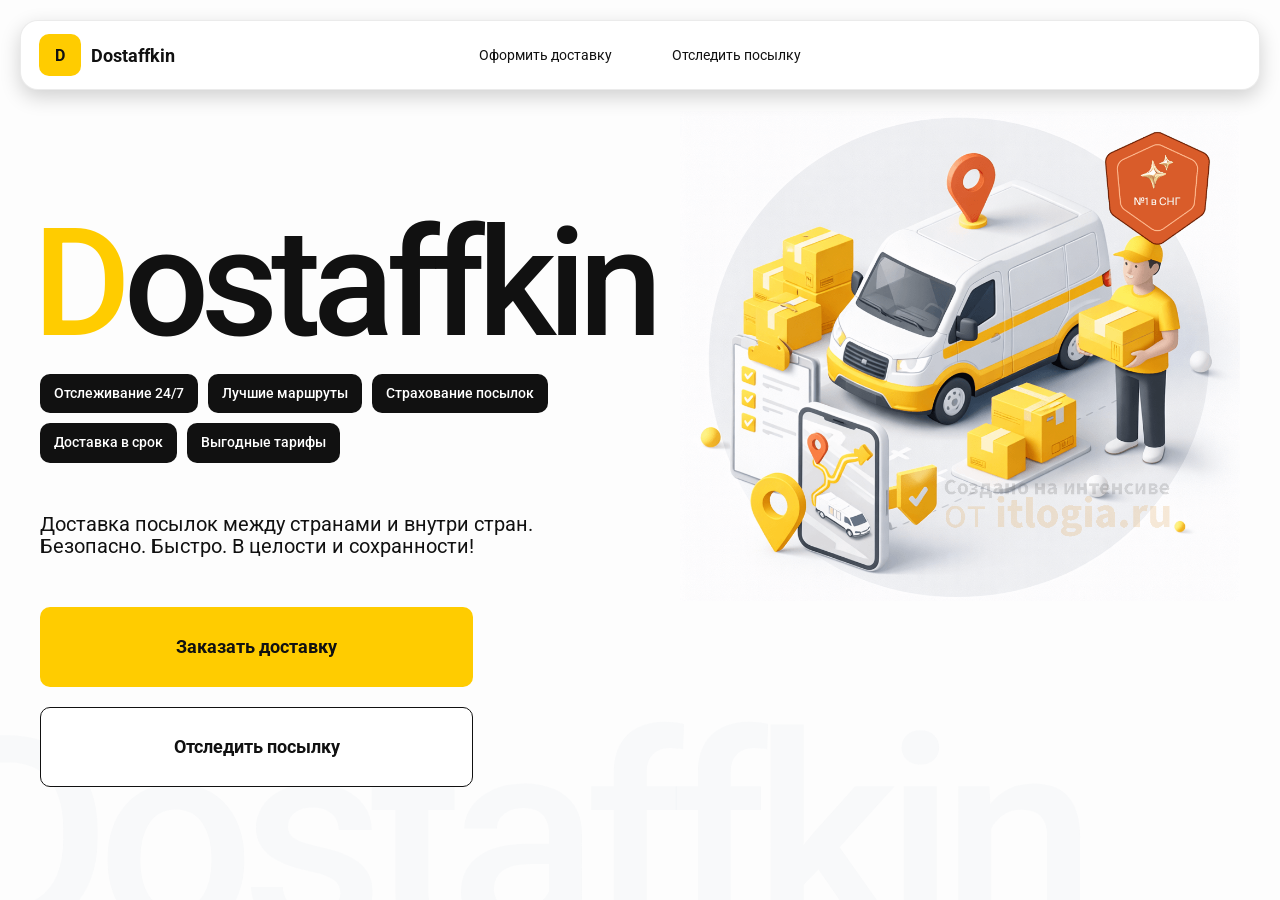
<file: index.html>
<!doctype html>
<html lang="ru">

<head>
    <meta charset="utf-8" />
    <meta name="viewport" content="width=device-width,initial-scale=1,maximum-scale=1,user-scalable=0" />
    <title>Dostaffkin — Доставка посылок между странами и внутри стран. Безопасно. Быстро. В целости и сохранности!
    </title>

    <link href="styles/base.css" rel="stylesheet" />
    <link href="styles/base_adaptive.css" rel="stylesheet" />
    <link href="styles/index.css" rel="stylesheet" />
    <link href="styles/index_adaptive.css" rel="stylesheet" />
</head>

<body>

    <div class="container">
        <header class="header">
            <a class="header-brand" href="#">
                <div class="header-logo">D</div>
                <div class="header-title">Dostaffkin</div>
            </a>
            <nav class="header-menu">
                <a class="header-link" href="./order.html">Оформить <span>доставку</span></a>
                <a class="header-link" href="./track.html">Отследить <span>посылку</span></a>
            </nav>

        </header>
        <main class="main">
            <section class="main-info">
                <div class="main-title">
                    <span>D</span>ostaffkin
                </div>
                <div class="main-features">
                    <div class="main-feature">Отслеживание 24/7</div>
                    <div class="main-feature">Лучшие маршруты</div>
                    <div class="main-feature">Страхование посылок</div>
                    <div class="main-feature">Доставка в срок</div>
                    <div class="main-feature">Выгодные тарифы</div>
                </div>
                <div class="main-description">
                    Доставка посылок между странами и внутри стран.
                    Безопасно. Быстро. В целости и сохранности!
                </div>
                <div class="main-actions">
                    <a class="button" type="button" href="./order.html">Заказать доставку</a>
                    <a class="button button-white" type="button" href="./track.html">Отследить посылку</a>
                </div>
            </section>
            <div class="main-title-ghost">Dostaffkin</div>
            <section class="main-image">
                <img src="images/main-image.png" alt="Main image" />
            </section>
        </main>
    </div>
</body>

</html>
</file>
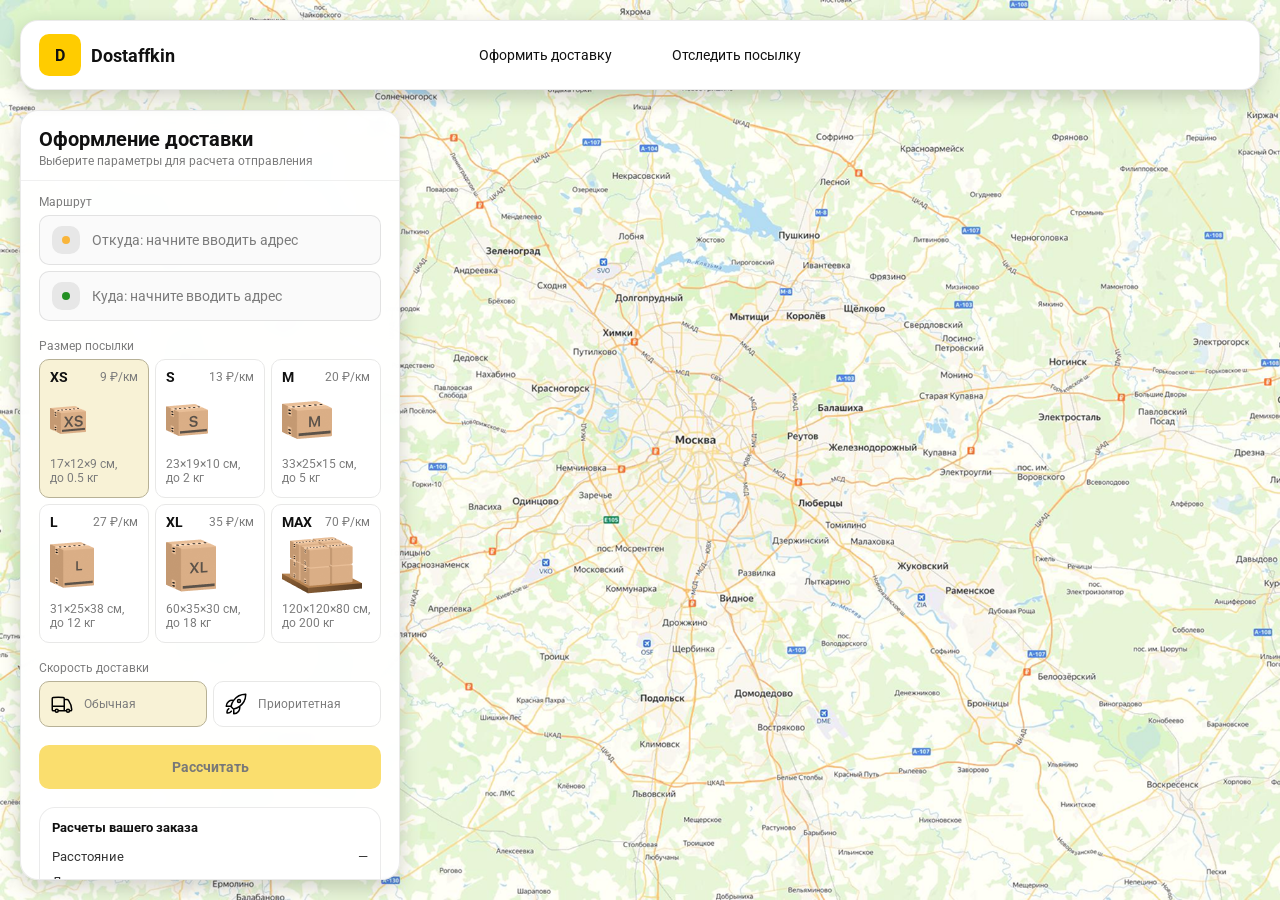
<file: order.html>
<!doctype html>
<html lang="ru">

<head>
    <meta charset="utf-8" />
    <meta name="viewport" content="width=device-width,initial-scale=1,maximum-scale=1,user-scalable=0" />
    <title>Оформление доставки</title>

    <link rel="stylesheet" href="styles/base.css" />
    <link rel="stylesheet" href="styles/base_adaptive.css" />

    <link rel="stylesheet" href="styles/order.css" />
    <link rel="stylesheet" href="styles/order_adaptive.css" />
</head>

<body>
    <div id="map"></div>

    <header class="header">
        <a class="header-brand" href="./index.html">
            <div class="header-logo">D</div>
            <div class="header-title">Dostaffkin</div>
        </a>
        <nav class="header-menu">
            <a class="header-link" href="#">Оформить <span>доставку</span></a>
            <a class="header-link" href="./track.html">Отследить <span>посылку</span></a>
        </nav>

    </header>

    <aside class="main" id="sidebar">
        <div class="main-header">
            <div class="main-title">Оформление доставки</div>
            <div class="main-text">Выберите параметры для расчета отправления</div>
        </div>
        <div class="main-content">
            <div class="main-route">
                <div class="main-block-title">Маршрут</div>
                <div class="main-fields">
                    <div class="main-field" id="fromField">
                        <div class="main-pin"></div>
                        <input id="from" placeholder="Откуда: начните вводить адрес" autocomplete="off" />
                        <div class="main-ac" id="fromAc" role="listbox" aria-label="Подсказки адресов"></div>
                    </div>

                    <div class="main-field" id="toField">
                        <div class="main-pin"></div>
                        <input id="to" placeholder="Куда: начните вводить адрес" autocomplete="off" />
                        <div class="main-ac" id="toAc" role="listbox" aria-label="Подсказки адресов"></div>
                    </div>
                </div>
            </div>
            <div class="main-package">
                <div class="main-block-title">Размер посылки</div>

                <div class="main-sizes">
                    <div class="main-size-card is-active" data-value="xs">
                        <div class="main-size-top">
                            <div class="main-size-label">XS</div>
                            <div class="main-size-rate">9 ₽/км</div>
                        </div>
                        <div class="main-size-media">
                            <img src="images/sizes/xs.png" alt="Короб XS" />
                        </div>
                        <div class="main-size-description">17×12×9 см,<br>до 0.5 кг</div>
                    </div>

                    <div class="main-size-card" data-value="s">
                        <div class="main-size-top">
                            <div class="main-size-label">S</div>
                            <div class="main-size-rate">13 ₽/км</div>
                        </div>
                        <div class="main-size-media">
                            <img src="images/sizes/s.png" alt="Короб S" />
                        </div>
                        <div class="main-size-description">23×19×10 см,<br>до 2 кг</div>
                    </div>

                    <div class="main-size-card" data-value="m">
                        <div class="main-size-top">
                            <div class="main-size-label">M</div>
                            <div class="main-size-rate">20 ₽/км</div>
                        </div>
                        <div class="main-size-media">
                            <img src="images/sizes/m.png" alt="Короб M" />
                        </div>
                        <div class="main-size-description">33×25×15 см,<br>до 5 кг</div>
                    </div>

                    <div class="main-size-card" data-value="l">
                        <div class="main-size-top">
                            <div class="main-size-label">L</div>
                            <div class="main-size-rate">27 ₽/км</div>
                        </div>
                        <div class="main-size-media">
                            <img src="images/sizes/l.png" alt="Короб L" />
                        </div>
                        <div class="main-size-description">31×25×38 см,<br>до 12 кг</div>
                    </div>

                    <div class="main-size-card" data-value="xl">
                        <div class="main-size-top">
                            <div class="main-size-label">XL</div>
                            <div class="main-size-rate">35 ₽/км</div>
                        </div>
                        <div class="main-size-media">
                            <img src="images/sizes/xl.png" alt="Короб XL" />
                        </div>
                        <div class="main-size-description">60×35×30 см,<br>до 18 кг</div>
                    </div>

                    <div class="main-size-card" data-value="max">
                        <div class="main-size-top">
                            <div class="main-size-label">MAX</div>
                            <div class="main-size-rate">70 ₽/км</div>
                        </div>
                        <div class="main-size-media main-size-media-palleta">
                            <img src="images/sizes/max.png" alt="Паллета" />
                        </div>
                        <div class="main-size-description">120×120×80 см,<br>до 200 кг</div>
                    </div>
                </div>
            </div>
            <div class="main-speed">
                <div class="main-block-title">Скорость доставки</div>

                <div class="main-speeds">
                    <div class="main-speed-card is-active" data-value="regular">
                        <img class="main-speed-media" src="images/icons/regular.svg" alt="Regular" />
                        <div class="main-speed-description">Обычная</div>
                    </div>
                    <div class="main-speed-card" data-value="fast">
                        <img class="main-speed-media" src="images/icons/fast.svg" alt="Fast" />
                        <div class="main-speed-description">Приоритетная</div>
                    </div>

                </div>
            </div>
            <div class="main-calculate-block">
                <button id="calc" class="button calculate-button" type="button" disabled>Рассчитать</button>
            </div>
            <div class="main-result" id="result">
                <div class="main-result-title">Расчеты вашего заказа</div>
                <div class="main-result-lines">
                    <div class="main-result-line"><span>Расстояние</span><span id="distanceValue">—</span></div>
                    <div class="main-result-line"><span>Доставим через</span><span id="durationValue">—</span></div>
                    <div class="main-result-line"><span>Тариф</span><span id="rateValue">—</span></div>
                </div>
                <div class="main-price">
                    <div class="main-price-label">Итого</div>
                    <div class="main-price-value" id="totalValue">—</div>
                </div>
            </div>
            <div class="main-order-box">
                <div class="main-order-form" id="orderForm">
                    <div class="main-order-title">Оформление доставки</div>
                    <div class="main-block-info-row">
                        <div class="main-block-title">Контакты</div>
                        <div class="order-fields">
                            <div class="main-field">
                                <input id="customerName" placeholder="Ваше имя" autocomplete="off" />
                            </div>
                            <div class="main-field">
                                <input id="customerPhone" placeholder="Ваш телефон" autocomplete="off"
                                    inputmode="tel" />
                            </div>
                        </div>
                    </div>
                    <div class="main-block-info-row extra-info">
                        <div class="main-block-title">Дополнительная информация</div>
                        <div class="main-field textarea">
                            <textarea id="comment" placeholder="Детали доставки и комментарии"></textarea>
                        </div>
                    </div>
                    <button id="submit" class="button main-submit-request" type="button" disabled>Отправить
                        заявку
                    </button>
                </div>

                <div class="main-order-success" id="orderSuccess">
                    <div class="main-success-icon">✓</div>
                    <div class="main-success-title">Заявка отправлена!</div>
                    <div class="main-success-title">Номер отправления – <span id="orderId"></span></div>
                    <div class="main-success-subtitle">Мы скоро свяжемся с вами</div>
                </div>
            </div>
        </div>

    </aside>

</body>

</html>
</file>
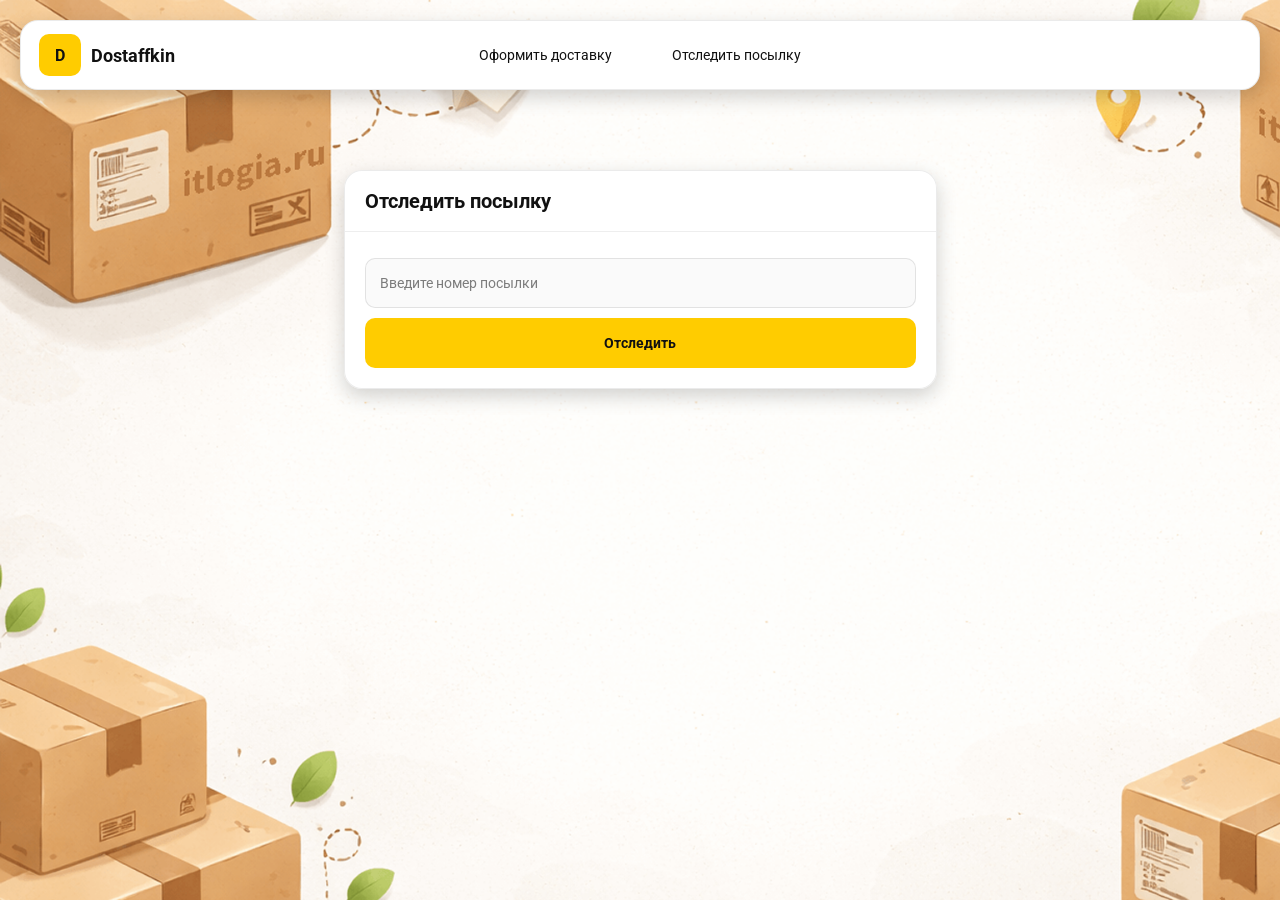
<file: track.html>
<!doctype html>
<html lang="ru">

<head>
    <meta charset="utf-8" />
    <meta name="viewport" content="width=device-width,initial-scale=1,maximum-scale=1,user-scalable=0" />
    <title>Отследить посылку</title>
    <link rel="stylesheet" href="styles/base.css" />
    <link rel="stylesheet" href="styles/base_adaptive.css" />

    <link rel="stylesheet" href="styles/track.css" />
    <link rel="stylesheet" href="styles/track_adaptive.css" />
</head>

<body>
    <div class="container">
        <header class="header">
            <a class="header-brand" href="./index.html">
                <div class="header-logo">D</div>
                <div class="header-title">Dostaffkin</div>
            </a>
            <nav class="header-menu">
                <a class="header-link" href="./order.html">Оформить <span>доставку</span></a>
                <a class="header-link" href="#">Отследить <span>посылку</span></a>
            </nav>

        </header>
        <main class="track-content">
            <section class="track-card track-search">
                <div class="track-title">Отследить посылку</div>
                <div class="track-action">
                    <div class="main-field track-field">
                        <input id="trackNumber" placeholder="Введите номер посылки" autocomplete="off" />
                    </div>
                    <button id="trackButton" class="button track-button" type="button">Отследить</button>
                </div>
            </section>
            <section class="track-card track-result" id="trackResult">
                <div class="track-result-header">
                    <div class="track-id" id="trackIdValue"></div>
                    <div class="track-routes">
                        <div class="track-route">
                            <div class="track-route-pin">
                                <svg xmlns="http://www.w3.org/2000/svg" fill="none" viewBox="0 0 24 24"
                                    stroke-width="1.5" stroke="orange" class="size-6">
                                    <path stroke-linecap="round" stroke-linejoin="round"
                                        d="M15 10.5a3 3 0 1 1-6 0 3 3 0 0 1 6 0Z" />
                                    <path stroke-linecap="round" stroke-linejoin="round"
                                        d="M19.5 10.5c0 7.142-7.5 11.25-7.5 11.25S4.5 17.642 4.5 10.5a7.5 7.5 0 1 1 15 0Z" />
                                </svg>
                            </div>
                            <div class="track-route-address" id="trackFromValue">
                                Откуда: Москва, улица Арбат, 1
                            </div>
                        </div>
                        <div class="track-route track-route-arrow">
                            <svg xmlns="http://www.w3.org/2000/svg" fill="none" viewBox="0 0 24 24" stroke-width="1.5"
                                stroke="currentColor" class="size-6">
                                <path stroke-linecap="round" stroke-linejoin="round"
                                    d="M19.5 13.5 12 21m0 0-7.5-7.5M12 21V3" />
                            </svg>
                        </div>
                        <div class="track-route">
                            <div class="track-route-pin">
                                <svg xmlns="http://www.w3.org/2000/svg" fill="none" viewBox="0 0 24 24"
                                    stroke-width="1.5" stroke="green" class="size-6">
                                    <path stroke-linecap="round" stroke-linejoin="round"
                                        d="M15 10.5a3 3 0 1 1-6 0 3 3 0 0 1 6 0Z" />
                                    <path stroke-linecap="round" stroke-linejoin="round"
                                        d="M19.5 10.5c0 7.142-7.5 11.25-7.5 11.25S4.5 17.642 4.5 10.5a7.5 7.5 0 1 1 15 0Z" />
                                </svg>
                            </div>
                            <div class="track-route-address" id="trackToValue">
                                Куда: Минск, проспект Независимости, 58
                            </div>
                        </div>
                    </div>
                </div>
                <div class="track-info">
                    <div class="track-status-title">Статус данной посылки:</div>
                    <div class="track-status-list" id="trackStatusList">


                        <div class="track-status created">
                            <img src="images/icons/created.svg" class="track-status-icon" alt="Created">
                            <div class="track-status-text">
                                <div class="track-status-text-state">Создан</div>
                                <div class="track-status-text-date">10.01.2026</div>
                            </div>
                        </div>

                        <div class="track-status in-way">
                            <img src="images/icons/in-way.svg" class="track-status-icon" alt="In way">
                            <div class="track-status-text">
                                <div class="track-status-text-state">В пути: Москва</div>
                                <div class="track-status-text-date">18.01.2026</div>
                            </div>
                        </div>

                        <div class="track-status ready">
                            <img src="images/icons/ready.svg" class="track-status-icon" alt="Ready">
                            <div class="track-status-text">
                                <div class="track-status-text-state">Готов к выдаче</div>
                                <div class="track-status-text-date">25.01.2026</div>
                            </div>
                        </div>

                        <div class="track-status done">
                            <img src="images/icons/done.svg" class="track-status-icon" alt="Done">
                            <div class="track-status-text">
                                <div class="track-status-text-state">Вручен</div>
                                <div class="track-status-text-date">27.01.2026</div>
                            </div>
                        </div>

                    </div>
                </div>
            </section>

        </main>
    </div>

</body>

</html>
</file>
<file: styles/base.css>
*, *::before, *::after {
    box-sizing: border-box;
}

@font-face {
    font-family: "Roboto";
    src: url("../fonts/Roboto-Regular.ttf");
    font-weight: normal;
}

@font-face {
    font-family: "Roboto";
    src: url("../fonts/Roboto-Bold.ttf");
    font-weight: bold;
}

@font-face {
    font-family: "Roboto";
    src: url("../fonts/Roboto-Medium.ttf");
    font-weight: 500;
}

html, body {
    margin: 0;
    color: #111111;
    font-family: "Roboto", sans-serif;
}

body {
    background: #FDFDFD;
}


.header {
    border-radius: 18px;
    box-shadow: 0 7px 20px 0 #0000002E;
    backdrop-filter: blur(10px);
    background: #ffffff;
    left: 20px;
    border: 1px solid rgba(0, 0, 0, 0.08);
    position: fixed;
    right: 20px;
    top: 20px;
    padding: 14px 18px;
    height: 70px;
    display: flex;
    align-items: center;
    z-index: 6;
}

.header-brand {
    display: flex;
    align-items: center;
    text-decoration: none;
    gap: 10px;
}

.header-logo {
    width: 42px;
    height: 42px;
    border-radius: 10px;
    background: #FFCC00;
    display: grid;
    place-items: center;
    font-weight: bold;
    color: #111;
}

.header-title {
    font-size: 18px;
    font-weight: bold;
    color: #111111;
    text-decoration: none;
}

.header-menu {
    display: flex;
    align-items: center;
    gap: 60px;
    margin: 0;
    position: absolute;
    left: 50%;
    transform: translateX(-50%);
}

.header-link {
    font-size: 14px;
    color: #111111;
    text-decoration: none;
}

.button {
    border: 0;
    outline: none;
    height: 44px;
    border-radius: 10px;
    font-size: 14px;
    font-weight: bold;
    cursor: pointer;
    font-family: inherit;
    transition: transform .08s ease, opacity .12s ease;
    background: #ffcc00;
    color: #111111;
    text-align: center;
    text-decoration: none;
}

.button:hover {
    background-color: #E5BC19;
}

.button:disabled {
    cursor: not-allowed;
    background-color: #FADE6E;
    color: #787878;
    transform: none;
}

.button.button-white {
    background: #ffffff;
    border: 1px solid #111111;
}

.button.button-white:hover {
    background: rgb(241 241 241);
}

.main-field {
    display: flex;
    align-items: center;
    margin-top: 6px;
    gap: 10px;
    border: 1px solid #1111111A;
    background: #FAFAFA;
    border-radius: 10px;
    padding: 10px 12px;
    position: relative;
    box-sizing: border-box;
    height: 50px;
}

.main-field.textarea {
    height: auto;
}

.main-pin {
    width: 28px;
    height: 28px;
    border-radius: 10px;
    background: rgba(17, 17, 17, 0.08);
    display: grid;
    place-items: center;
    flex: 0 0 auto;
    position: relative;
}

.main-pin::before {
    content: "";
    width: 8px;
    height: 8px;
    border-radius: 999px;
    background: orange;
    opacity: .75;
    display: block;
}

.main-field:last-child .main-pin::before {
    background: green;
    opacity: .85;
}

input, textarea {
    width: 100%;
    border: 0;
    outline: none;
    background: transparent;
    font-size: 14px;
    color: #111111;
    font-family: inherit;
}

textarea {
    resize: vertical;
    min-height: 72px;
    padding: 2px 0;
}

input::placeholder, textarea::placeholder {
    color: #7C7C7C;
}

.main-field:focus-within {
    border-color: rgba(0, 0, 0, 0.20);
    box-shadow: 0 0 0 4px rgba(255, 204, 0, 0.35);
    background: rgba(255, 255, 255, 0.75);
}
</file>
<file: styles/base_adaptive.css>
@media (max-width: 767px) {
    .header {
        left: 10px;
        right: 10px;
        top: 10px;
    }

    .header-link span {
        display: none;
    }

    .header-menu {
        gap: 20px;
        justify-content: flex-start;
        margin: 0 0 0 30px;
        position: static;
        transform: none;
    }
}

@media (max-width: 420px) {
    .header-title {
        display: none;
    }
}

@media (max-width: 374px) {
    .header-menu {
        gap: 10px;
        margin: 0 0 0 10px;
    }
}
</file>
<file: styles/index.css>
.container {
    overflow: hidden;
    min-height: 100vh;
}

.main {
    padding: 111px 40px 40px;
    position: relative;
    display: flex;
}

.main-info {
    max-width: 840px;
    width: 100%;
    position: relative;
}

.main-title {
    margin-top: 98px;
    font-weight: 500;
    font-size: 200px;
    line-height: 1;
    letter-spacing: -0.05em;
    color: #111111;
    left: -15px;
    position: relative;
}

.main-title span {
    color: #ffcc00;
}

.main-features {
    margin-top: 15px;
    display: flex;
    flex-wrap: wrap;
    gap: 10px;
}

.main-feature {
    background: #111111;
    color: #ffffff;
    padding: 12px 14px;
    font-weight: 500;
    font-size: 14px;
    line-height: 1.1;
    border-radius: 10px;
}

.main-description {
    margin-top: 50px;
    max-width: 500px;
    font-size: 20px;
    line-height: 1.1;
    color: #111111;
}

.main-actions {
    margin-top: 50px;
    display: flex;
    flex-direction: column;
    gap: 20px;
}

.main-actions .button {
    height: 80px;
    width: 433px;
    font-size: 18px;
    font-weight: bold;
    place-items: center;
    display: grid;
}

.main-title-ghost {
    position: absolute;
    z-index: -1;
    left: -70px;
    bottom: -150px;
    font-weight: 500;
    font-size: 278px;
    line-height: 1;
    letter-spacing: -0.05em;
    color: #ECEDF04D;
}

.main-image {
    width: 1024px;
    top: 100px;
    z-index: -2;
}

.main-image img {
    width: 100%;
    max-width: 1024px;
    height: auto;
    display: block;
}
</file>
<file: styles/index_adaptive.css>
@media (max-width: 1760px) {
    .main-title {
        font-size: 150px;
        left: -7px;
    }

    .main-info {
        max-width: 640px;
    }
}

@media (max-width: 1200px) {
    .main-info {
        max-width: 540px;
    }

    .main {
        padding: 111px 20px 20px;
    }

    .main-title {
        font-size: 120px;
        left: -4px;
    }

    .main-title-ghost {
        font-size: 220px;
    }
}

@media (max-width: 1024px) {
    .main-title {
        margin-top: 30px;
    }

    .main {
        flex-direction: column-reverse;
    }

    .main-image {
        max-width: 350px;
        position: absolute;
        left: 370px;
        top: 370px;
    }

    .main-info {
        max-width: 100%;
    }

    .main-actions {
        gap: 10px;
    }

    .main-actions .button {
        height: 50px;
        font-size: 14px;
        width: auto;
        max-width: 300px;
    }

    .main-description {
        max-width: 350px;
    }
}

@media (max-width: 570px) {
    .main-title {
        font-size: 88px;
    }

    .main-description {
        max-width: 100%
    }

    .main-actions {
       width: 100%;
    }

    .main-actions .button {
        width: 100%;
        max-width: 100%
    }

    .main-image {
        max-width: 650px;
        position: absolute;
        left: 170px;
        top: 70px;
        opacity: 0.2;
    }
}

@media (max-width: 400px) {
    .main-title {
        font-size: 70px;
    }
}
</file>
<file: styles/order.css>
#map {
    background-image: url("../images/order-bg.png");
    background-size: cover;
    position: fixed;
    inset: 0;
}

.main {
    border-radius: 18px;
    box-shadow: 0 7px 20px 0 #0000002E;
    backdrop-filter: blur(10px);
    background: rgba(255, 255, 255, 0.96);
    left: 20px;
    border: 1px solid rgba(0, 0, 0, 0.08);
    position: fixed;
    top: 110px;
    bottom: 20px;
    width: 380px;
    display: flex;
    flex-direction: column;
    overflow: hidden;
    z-index: 5;
}

.main-header {
    padding: 18px 18px 12px 18px;
    border-bottom: 1px solid rgba(0, 0, 0, 0.06);
    display: flex;
    flex-direction: column;
}

.main-title {
    font-size: 20px;
    line-height: 100%;
    font-weight: bold;
}

.main-text {
    font-size: 12px;
    margin-top: 5px;
    color: #7C7C7C;
}

.main-content {
    padding: 14px 18px 18px 18px;
    overflow: auto;
    scrollbar-width: none;
    display: flex;
    flex-direction: column;
    gap: 18px;
    flex: 1;
}

.main-block-title {
    font-size: 12px;
    color: #7C7C7C;
}

.main-route .main-block-title,
.main-package .main-block-title {
    margin-bottom: 6px;
}

.main-sizes {
    display: grid;
    gap: 6px;
    grid-template-columns: repeat(3, 1fr);
}

.main-size-card {
    border: 1px solid #E8E8E7;
    background: #FFFFFF;
    border-radius: 10px;
    padding: 10px;
    cursor: pointer;
    user-select: none;
    transition: transform .08s ease, border-color .12s ease, background .12s ease;
    min-height: 139px;
}

.main-size-card:hover {
    transform: translateY(-1px);
}

.main-size-card.is-active {
    background-color: #F8F2D6;
    border-color: #B7B196;
}

.main-size-top {
    display: flex;
    align-items: center;
    justify-content: space-between;
}

.main-size-label {
    font-weight: bold;
    font-size: 14px;
    color: #111111;
    line-height: 100%;
}

.main-size-rate {
    font-size: 12px;
    color: #7C7C7C;
    line-height: 100%;
}

.main-size-media {
    margin-top: 8px;
    height: 57px;
}

.main-size-description {
    margin-top: 8px;
    font-size: 12px;
    color: #7C7C7C;
    line-height: 1.2;
}

.calculate-button {
    width: 100%;
}

.main-result {
    border: 1px solid rgba(0, 0, 0, 0.08);
    background: rgba(255, 255, 255, 0.75);
    border-radius: 16px;
    padding: 12px;
    line-height: 1.25;
}

.main-result-title {
    font-weight: bold;
    font-size: 13px;
    color: #111111;
    margin-bottom: 13px;
}

.main-result-lines {
    gap: 8px;
    display: flex;
    flex-direction: column;
}

.main-result-line {
    font-size: 13px;
    color: rgba(17, 17, 17, 0.85);
    display: flex;
    justify-content: space-between;
}

.main-price {
    margin-top: 18px;
    padding-top: 10px;
    border-top: 1px dashed rgba(0, 0, 0, 0.12);
    display: flex;
    align-items: baseline;
    justify-content: space-between;
}

.main-price-label {
    font-size: 12px;
    color: rgba(17, 17, 17, 0.55);
}

.main-price-value {
    font-size: 20px;
    font-weight: bold;
    color: #111111;
    letter-spacing: -0.3px;
}

.main-order-box {
    background: #ffffff;
    border: 1px solid #E8E8E7;
    border-radius: 10px;
    padding: 12px;
}

.main-order-title {
    margin-bottom: 8px;
    font-weight: bold;
    font-size: 14px;
    color: #111111;
}

.main-block-info {
    display: flex;
    flex-direction: column;
    gap: 6px;
}

.order-fields {
    display: grid;
    grid-template-columns: 1fr 1fr;
    column-gap: 10px;
    margin-top: 6px;
}

.main-block-info-row.extra-info {
    display: block;
    margin-top: 13px;
}

.main-submit-request {
    width: 100%;
    margin-top: 6px;
}

.main-order-success {
    display: none;
    text-align: center;
    padding: 22px 12px;
    gap: 12px;
}

.main-order-success.is-visible {
    display: flex;
    flex-direction: column;
    align-items: center;
}

.main-success-icon {
    width: 56px;
    height: 56px;
    border-radius: 50%;
    background: #16a34a;
    color: #ffffff;
    display: grid;
    place-items: center;
    font-size: 30px;
}

.main-success-title {
    font-size: 14px;
    font-weight: bold;
    color: #111111;
}

.main-success-subtitle {
    font-size: 12px;
    color: rgba(17, 17, 17, 0.55);
    line-height: 1.3;
}

.main-speed .main-block-title {
    margin-bottom: 6px;
}

.main-speeds {
    display: grid;
    gap: 6px;
    grid-template-columns: repeat(2, 1fr);
}

.main-speed-card {
    border: 1px solid #E8E8E7;
    background: #FFFFFF;
    border-radius: 10px;
    padding: 10px;
    cursor: pointer;
    user-select: none;
    transition: transform .08s ease, border-color .12s ease, background .12s ease;
    display: flex;
    align-items: center;
    gap: 10px;
}

.main-speed-card:hover {
    transform: translateY(-1px);
}

.main-speed-card.is-active {
    background-color: #F8F2D6;
    border-color: #B7B196;
}

.main-speed-description {
    font-size: 12px;
    color: #7C7C7C;
    line-height: 1.2;
}
</file>
<file: styles/order_adaptive.css>
@media (max-width: 767px) {
    .main {
        left: 10px;
        right: 10px;
        top: 50%;
        bottom: 12px;
        width: auto;
        max-width: none;
    }
}

@media (max-width: 420px) {
    .main-sizes {
        grid-template-columns: repeat(2, 1fr);
    }
}
</file>
<file: styles/track.css>
.container {
    background: #F4F4F4 url("../images/track-bg.png");
    background-size: cover;
    min-height: 100vh;
    padding: 170px 0 50px 0;
}

.track-content {
    width: 593px;
    margin: 0 auto;
}

.track-card {
    width: 100%;
    border-radius: 18px;
    box-shadow: 0 7px 20px 0 #0000002E;
    backdrop-filter: blur(10px);
    background: rgba(255, 255, 255, 0.96);
    border: 1px solid rgba(0, 0, 0, 0.08);
}

.track-title {
    font-size: 20px;
    line-height: 100%;
    font-weight: bold;
    border-bottom: 1px solid #EEEEEE;
    padding: 20px;
}

.track-action {
    padding: 20px;
}

.track-button {
    width: 100%;
    height: 50px;
}

.track-field {
    margin-bottom: 10px;
}

.track-result {
    margin-top: 5px;
    display: none;
}

.track-result.is-visible {
    display: block;
}

.track-result-header {
    font-weight: bold;
    font-size: 14px;
    color: #111111;
    padding: 20px;
    border-bottom: 1px solid #EEEEEE;
}

.track-id {
    margin-bottom: 12px;
    font-size: 20px;
}

.track-routes {
    display: flex;
    flex-direction: column;
    gap: 10px;
    font-weight: normal;
}

.track-route {
    display: flex;
    align-items: center;
    gap: 10px;
}

.track-route-pin {
    width: 24px;
    height: 24px;
    flex-shrink: 0;
}

.track-route-arrow {
    padding: 15px 0;
    width: 24px;
    height: 24px;
}

.track-info {
    padding: 20px;
}

.track-status {
    display: flex;
    align-items: center;
    font-size: 12px;
    gap: 10px;
}

.track-status-title {
    font-size: 14px;
    color: #111111;
    margin-bottom: 20px;
}

.track-status-list {
    display: flex;
    flex-direction: column;
    gap: 15px;
}

.track-status-icon {
    width: 40px;
    height: 40px;
    border-radius: 50%;
    background: rgba(17, 17, 17, 0.08);
    display: grid;
    place-items: center;
    flex: 0 0 auto;
}

.track-status.created .track-status-icon {
    background-color: #F1CB00;
}

.track-status.in-way .track-status-icon {
    background-color: #F08A11;
}

.track-status.ready .track-status-icon {
    background-color: #A35D0A;
}

.track-status.done .track-status-icon {
    background-color: #37C93B;
}

.track-status-text {
    display: flex;
    align-items: center;
    justify-content: space-between;
    color: #111111;
    font-size: 12px;
    flex: 1;
}

.track-status-date {
    color: rgba(17, 17, 17, 0.55);
}
</file>
<file: styles/track_adaptive.css>
@media (max-width: 767px) {
    .container {
        padding: 130px 0 50px 0;
    }

    .track-content {
        width: 100%;
        padding-left: 10px;
        padding-right: 10px;
    }

    .track-result-header {
        padding: 20px;
    }
}
</file>
